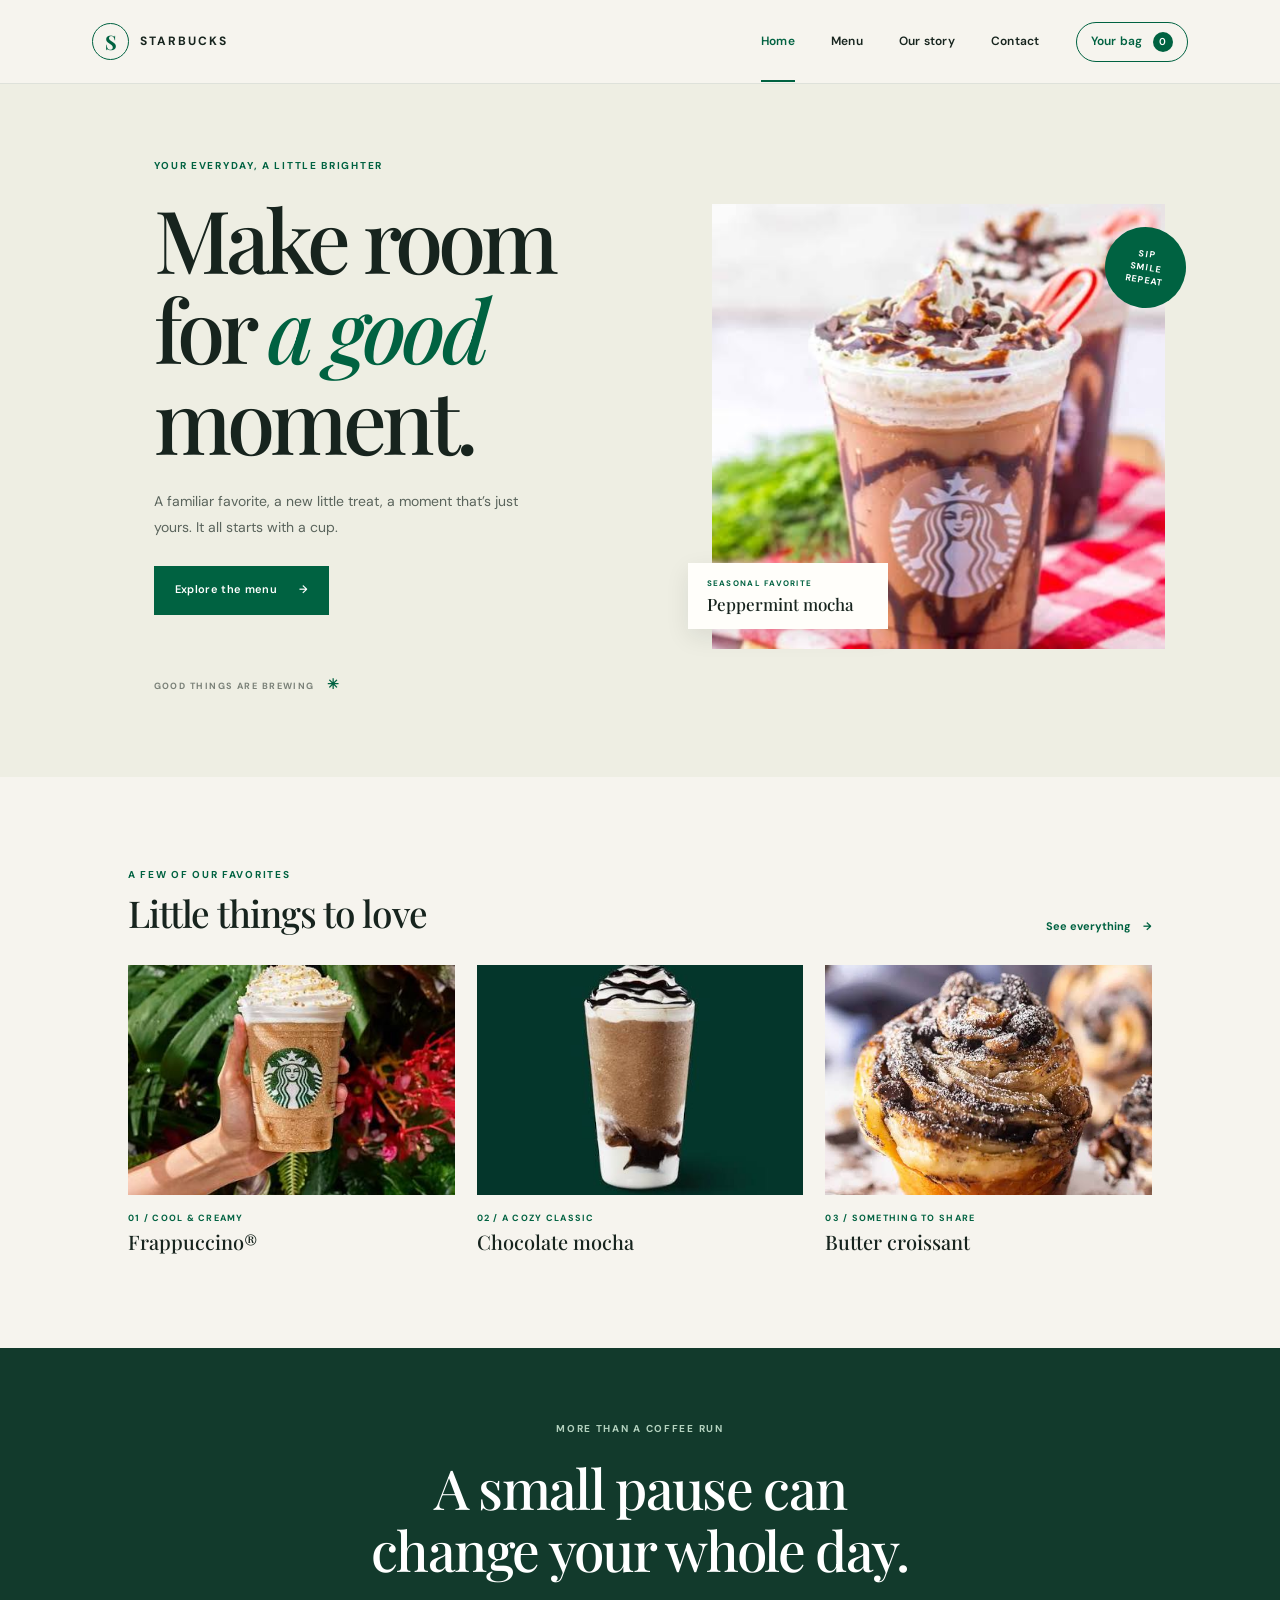
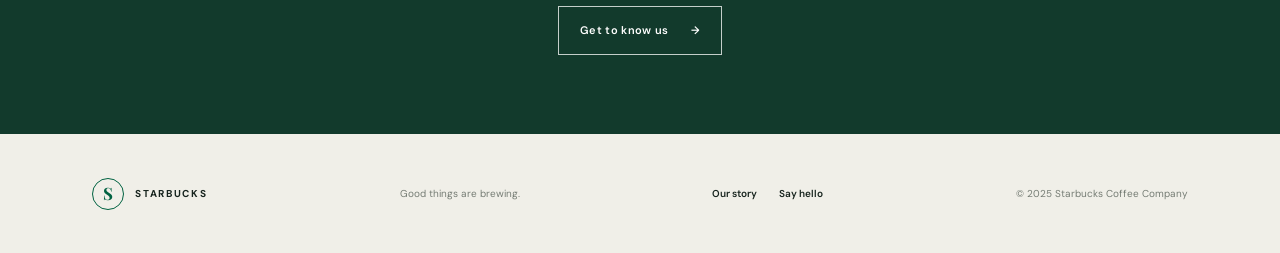
<file: index.html>
<!DOCTYPE html>
<html lang="en">
<head>
  <meta charset="UTF-8">
  <meta name="viewport" content="width=device-width, initial-scale=1.0">
  <meta name="theme-color" content="#f6f4ee">
  <title>Starbucks — A little moment, made yours</title>
  <link rel="stylesheet" href="styles.css">
  <script src="script.js" defer></script>
</head>
<body>
  <header class="site-header">
    <a class="brand" href="index.html" aria-label="Starbucks home"><span class="brand-mark">S</span><span>STARBUCKS</span></a>
    <button class="menu-toggle" type="button" aria-expanded="false" aria-controls="primary-nav" aria-label="Open navigation"><span></span><span></span></button>
    <nav class="primary-nav" id="primary-nav" aria-label="Main navigation">
      <a class="active" href="index.html">Home</a><a href="menu.html">Menu</a><a href="about.html">Our story</a><a href="contact.html">Contact</a>
      <a class="bag-link" href="menu.html">Your bag <span class="bag-count" aria-live="polite">0</span></a>
    </nav>
  </header>
  <main>
    <section class="hero">
      <div class="hero-copy">
        <p class="eyebrow">YOUR EVERYDAY, A LITTLE BRIGHTER</p>
        <h1>Make room<br>for <em>a good</em><br>moment.</h1>
        <p class="hero-description">A familiar favorite, a new little treat, a moment that’s just yours. It all starts with a cup.</p>
        <a class="button button-dark" href="menu.html">Explore the menu <span aria-hidden="true">→</span></a>
        <p class="hero-note">GOOD THINGS ARE BREWING <span>✳</span></p>
      </div>
      <div class="hero-image-wrap">
        <img class="hero-image" src="PeppermintMocha.jpg" alt="A festive peppermint mocha topped with whipped cream">
        <div class="image-caption"><span>SEASONAL FAVORITE</span><strong>Peppermint mocha</strong></div>
        <span class="hero-stamp" aria-hidden="true">SIP<br>SMILE<br>REPEAT</span>
      </div>
    </section>
    <section class="home-favorites section-wrap">
      <div class="section-heading"><div><p class="eyebrow">A FEW OF OUR FAVORITES</p><h2>Little things to love</h2></div><a class="text-link" href="menu.html">See everything <span aria-hidden="true">→</span></a></div>
      <div class="favorite-grid">
        <a class="favorite-card" href="menu.html"><img src="Frappuccino.jpg" alt="Iced blended Frappuccino"><span>01 / COOL & CREAMY</span><h3>Frappuccino®</h3></a>
        <a class="favorite-card" href="menu.html"><img src="ChocolateMocha.jpg" alt="Rich chocolate mocha"><span>02 / A COZY CLASSIC</span><h3>Chocolate mocha</h3></a>
        <a class="favorite-card" href="menu.html"><img src="CookieCroisant.jpg" alt="Freshly baked croissant"><span>03 / SOMETHING TO SHARE</span><h3>Butter croissant</h3></a>
      </div>
    </section>
    <section class="home-promise">
      <p class="eyebrow">MORE THAN A COFFEE RUN</p><h2>A small pause can<br>change your whole day.</h2><a class="button button-light" href="about.html">Get to know us <span aria-hidden="true">→</span></a>
    </section>
  </main>
  <footer class="site-footer"><a class="brand brand-footer" href="index.html"><span class="brand-mark">S</span><span>STARBUCKS</span></a><span>Good things are brewing.</span><div class="footer-links"><a href="about.html">Our story</a><a href="contact.html">Say hello</a></div><small>© 2025 Starbucks Coffee Company</small></footer>
</body>
</html>
</file>
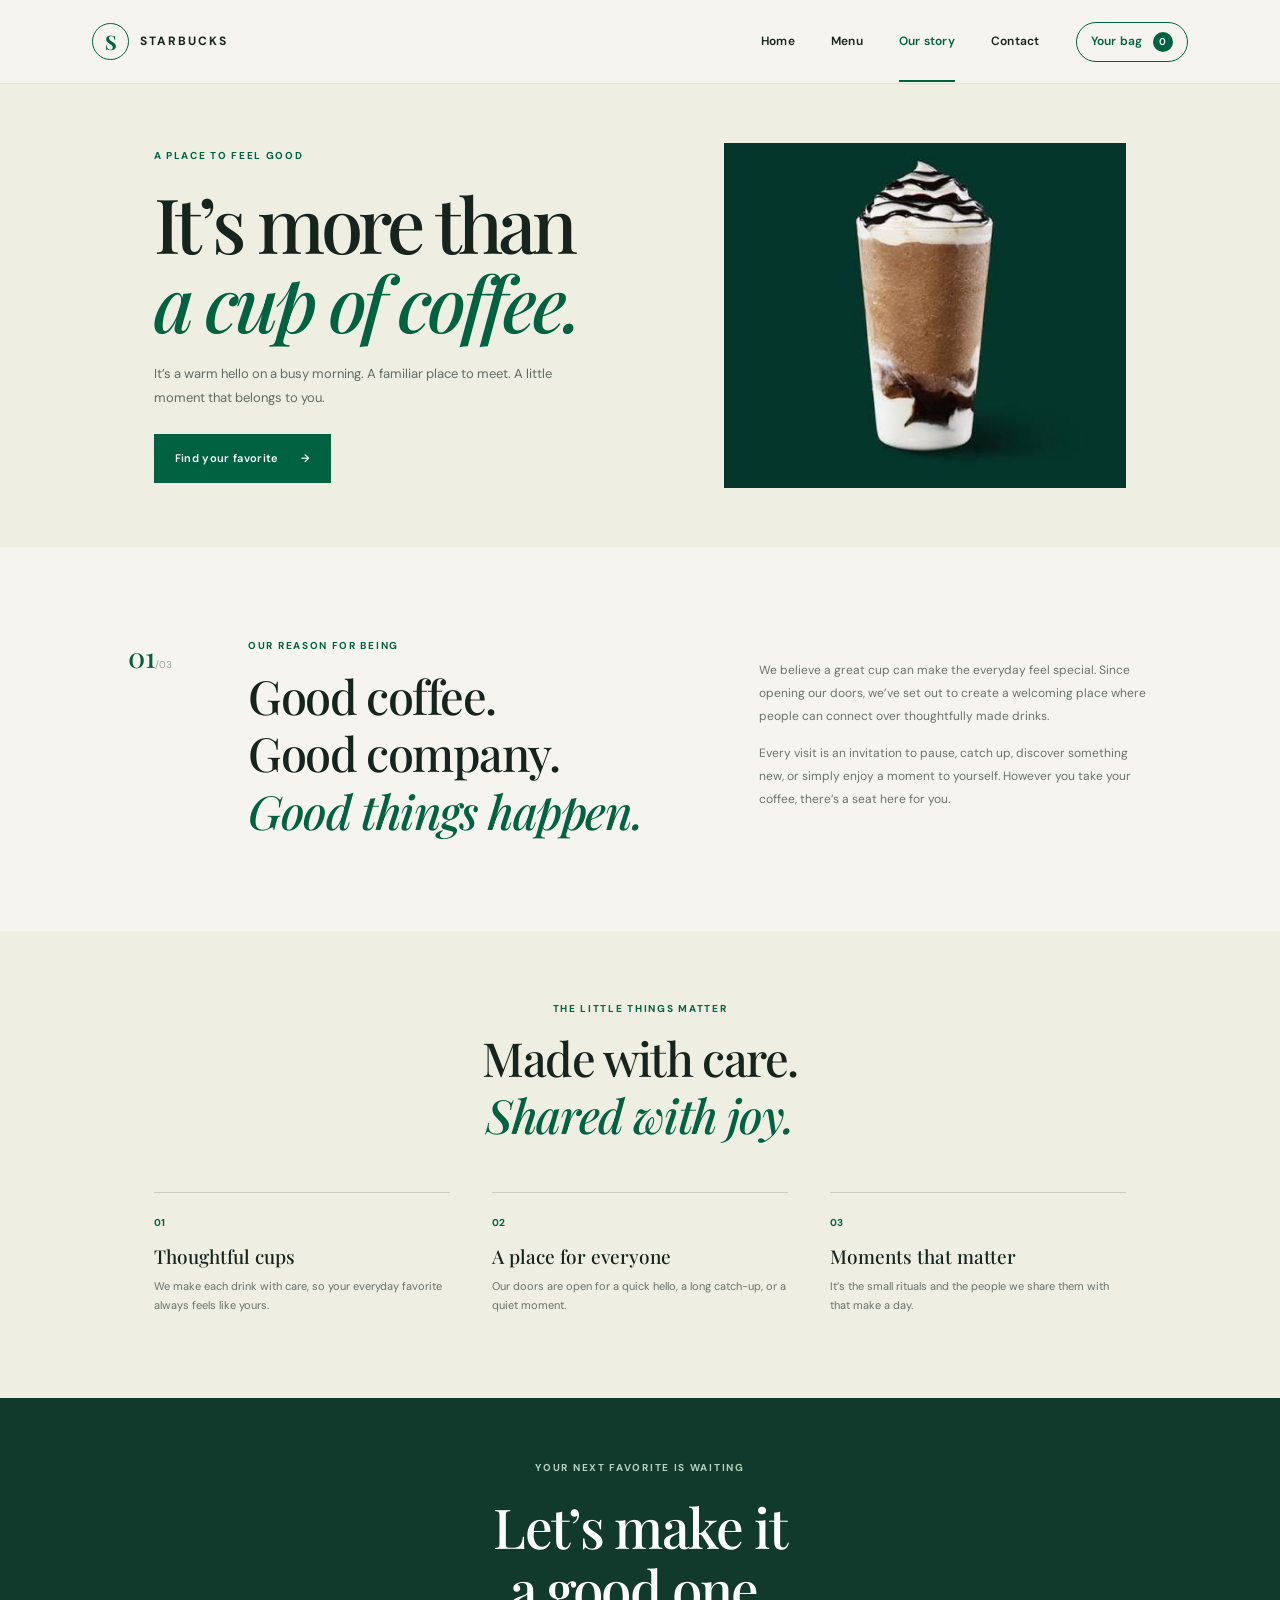
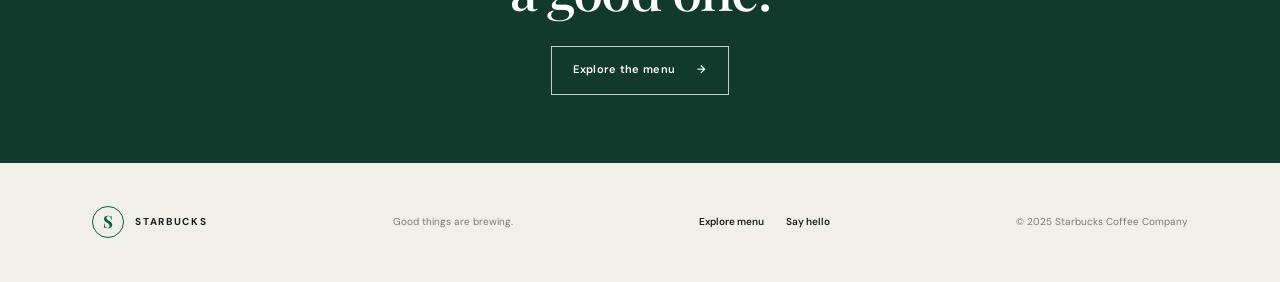
<file: about.html>
<!DOCTYPE html>
<html lang="en">
<head>
  <meta charset="UTF-8">
  <meta name="viewport" content="width=device-width, initial-scale=1.0">
  <meta name="theme-color" content="#f6f4ee">
  <title>Our story — Starbucks</title>
  <link rel="stylesheet" href="styles.css">
  <script src="script.js" defer></script>
</head>
<body>
  <header class="site-header">
    <a class="brand" href="index.html" aria-label="Starbucks home"><span class="brand-mark">S</span><span>STARBUCKS</span></a>
    <button class="menu-toggle" type="button" aria-expanded="false" aria-controls="primary-nav" aria-label="Open navigation"><span></span><span></span></button>
    <nav class="primary-nav" id="primary-nav" aria-label="Main navigation"><a href="index.html">Home</a><a href="menu.html">Menu</a><a class="active" href="about.html">Our story</a><a href="contact.html">Contact</a><a class="bag-link" href="menu.html">Your bag <span class="bag-count" aria-live="polite">0</span></a></nav>
  </header>
  <main>
    <section class="about-hero"><div class="about-copy"><p class="eyebrow">A PLACE TO FEEL GOOD</p><h1>It’s more than<br><em>a cup of coffee.</em></h1><p>It’s a warm hello on a busy morning. A familiar place to meet. A little moment that belongs to you.</p><a class="button button-dark" href="menu.html">Find your favorite <span aria-hidden="true">→</span></a></div><img src="ChocolateMocha.jpg" alt="A chocolate mocha ready to enjoy"></section>
    <section class="story-section section-wrap"><div class="story-number">01<span>/03</span></div><div><p class="eyebrow">OUR REASON FOR BEING</p><h2>Good coffee.<br>Good company.<br><em>Good things happen.</em></h2></div><div class="story-body"><p>We believe a great cup can make the everyday feel special. Since opening our doors, we’ve set out to create a welcoming place where people can connect over thoughtfully made drinks.</p><p>Every visit is an invitation to pause, catch up, discover something new, or simply enjoy a moment to yourself. However you take your coffee, there’s a seat here for you.</p></div></section>
    <section class="values-section"><p class="eyebrow">THE LITTLE THINGS MATTER</p><h2>Made with care.<br><em>Shared with joy.</em></h2><div class="values-grid"><article><span>01</span><h3>Thoughtful cups</h3><p>We make each drink with care, so your everyday favorite always feels like yours.</p></article><article><span>02</span><h3>A place for everyone</h3><p>Our doors are open for a quick hello, a long catch-up, or a quiet moment.</p></article><article><span>03</span><h3>Moments that matter</h3><p>It’s the small rituals and the people we share them with that make a day.</p></article></div></section>
    <section class="about-cta"><p class="eyebrow">YOUR NEXT FAVORITE IS WAITING</p><h2>Let’s make it<br>a good one.</h2><a class="button button-light" href="menu.html">Explore the menu <span aria-hidden="true">→</span></a></section>
  </main>
  <footer class="site-footer"><a class="brand brand-footer" href="index.html"><span class="brand-mark">S</span><span>STARBUCKS</span></a><span>Good things are brewing.</span><div class="footer-links"><a href="menu.html">Explore menu</a><a href="contact.html">Say hello</a></div><small>© 2025 Starbucks Coffee Company</small></footer>
</body>
</html>
</file>
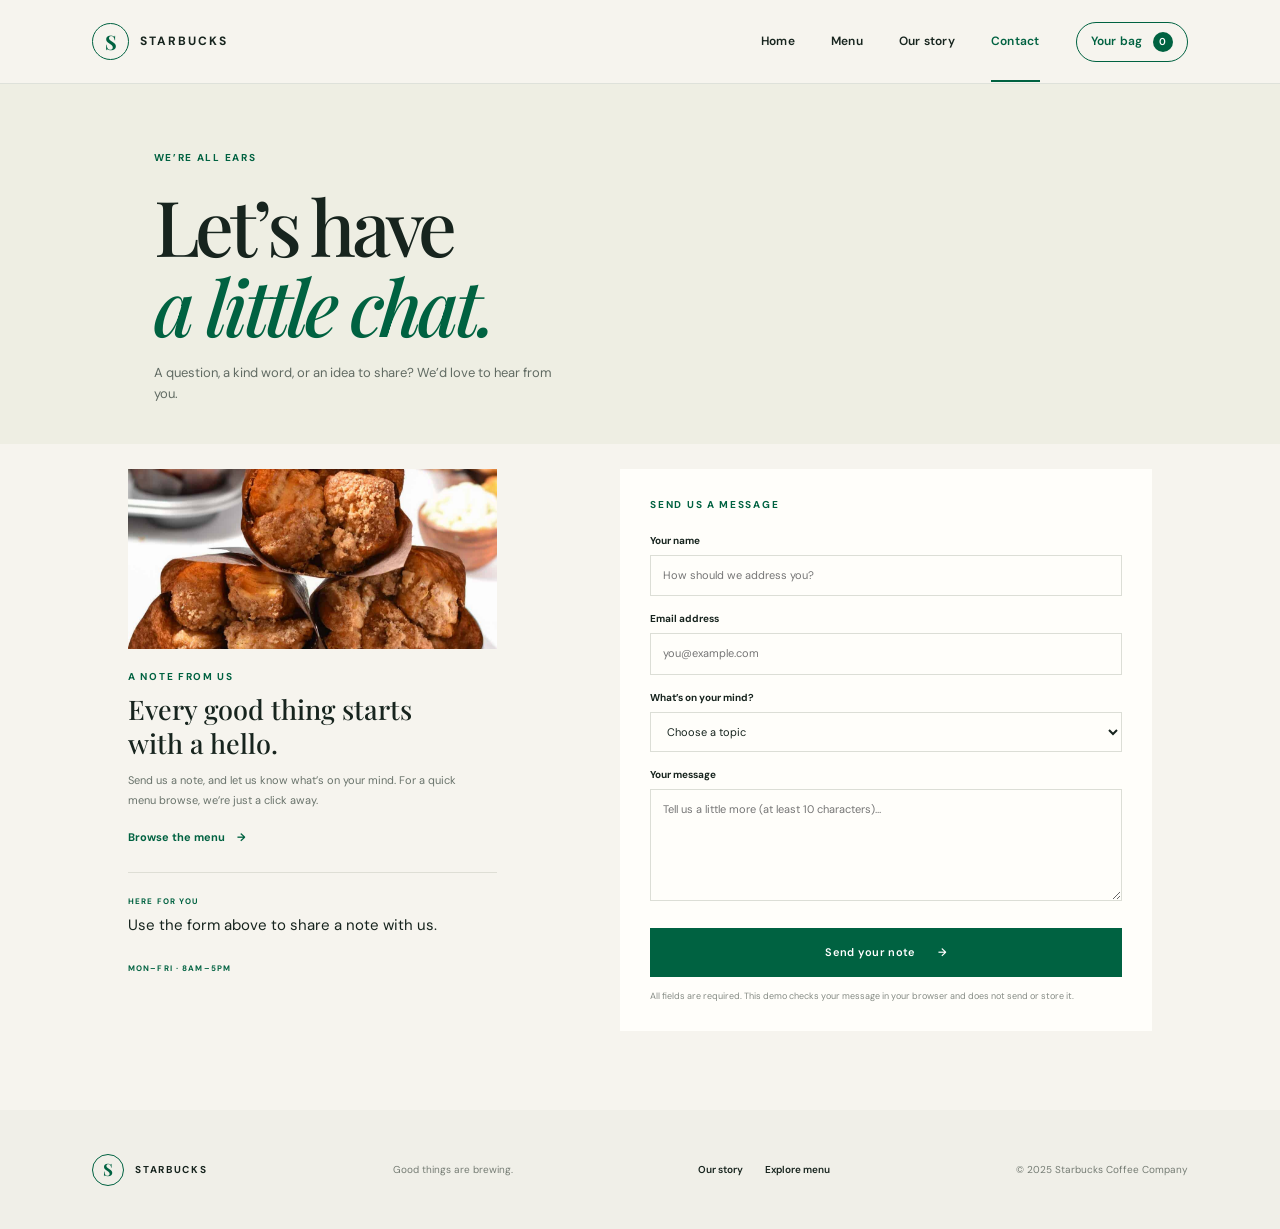
<file: contact.html>
<!DOCTYPE html>
<html lang="en">
<head>
  <meta charset="UTF-8">
  <meta name="viewport" content="width=device-width, initial-scale=1.0">
  <meta name="theme-color" content="#f6f4ee">
  <title>Contact — Starbucks</title>
  <link rel="stylesheet" href="styles.css">
  <script src="script.js" defer></script>
</head>
<body>
  <header class="site-header">
    <a class="brand" href="index.html" aria-label="Starbucks home"><span class="brand-mark">S</span><span>STARBUCKS</span></a>
    <button class="menu-toggle" type="button" aria-expanded="false" aria-controls="primary-nav" aria-label="Open navigation"><span></span><span></span></button>
    <nav class="primary-nav" id="primary-nav" aria-label="Main navigation"><a href="index.html">Home</a><a href="menu.html">Menu</a><a href="about.html">Our story</a><a class="active" href="contact.html">Contact</a><a class="bag-link" href="menu.html">Your bag <span class="bag-count" aria-live="polite">0</span></a></nav>
  </header>
  <main>
    <section class="contact-intro"><p class="eyebrow">WE’RE ALL EARS</p><h1>Let’s have<br><em>a little chat.</em></h1><p>A question, a kind word, or an idea to share? We’d love to hear from you.</p></section>
    <section class="contact-layout section-wrap">
      <div class="contact-aside"><div class="contact-aside-photo"><img src="Cookie.jpg" alt="A chocolate cookie to enjoy with your coffee"></div><p class="eyebrow">A NOTE FROM US</p><h2>Every good thing starts with a hello.</h2><p>Send us a note, and let us know what’s on your mind. For a quick menu browse, we’re just a click away.</p><a class="text-link" href="menu.html">Browse the menu <span aria-hidden="true">→</span></a><div class="contact-details"><span>HERE FOR YOU</span><p>Use the form above to share a note with us.</p><span>MON–FRI · 8AM–5PM</span></div></div>
      <form class="contact-form" id="contact-form" novalidate>
        <p class="eyebrow">SEND US A MESSAGE</p>
        <label for="name">Your name</label><input id="name" name="name" type="text" autocomplete="name" required minlength="2" placeholder="How should we address you?"><span class="field-error" id="name-error"></span>
        <label for="email">Email address</label><input id="email" name="email" type="email" autocomplete="email" required placeholder="you@example.com"><span class="field-error" id="email-error"></span>
        <label for="topic">What’s on your mind?</label><select id="topic" name="topic" required><option value="">Choose a topic</option><option>Menu question</option><option>Share feedback</option><option>Just saying hello</option><option>Something else</option></select><span class="field-error" id="topic-error"></span>
        <label for="message">Your message</label><textarea id="message" name="message" rows="5" required minlength="10" placeholder="Tell us a little more (at least 10 characters)…"></textarea><span class="field-error" id="message-error"></span>
        <button class="button button-dark submit-button" type="submit">Send your note <span aria-hidden="true">→</span></button>
        <p class="form-success" id="form-success" role="status" aria-live="polite" hidden>Thanks! Your message passed validation. This demo form doesn’t send messages yet.</p>
        <p class="form-disclaimer">All fields are required. This demo checks your message in your browser and does not send or store it.</p>
      </form>
    </section>
  </main>
  <footer class="site-footer"><a class="brand brand-footer" href="index.html"><span class="brand-mark">S</span><span>STARBUCKS</span></a><span>Good things are brewing.</span><div class="footer-links"><a href="about.html">Our story</a><a href="menu.html">Explore menu</a></div><small>© 2025 Starbucks Coffee Company</small></footer>
</body>
</html>
</file>
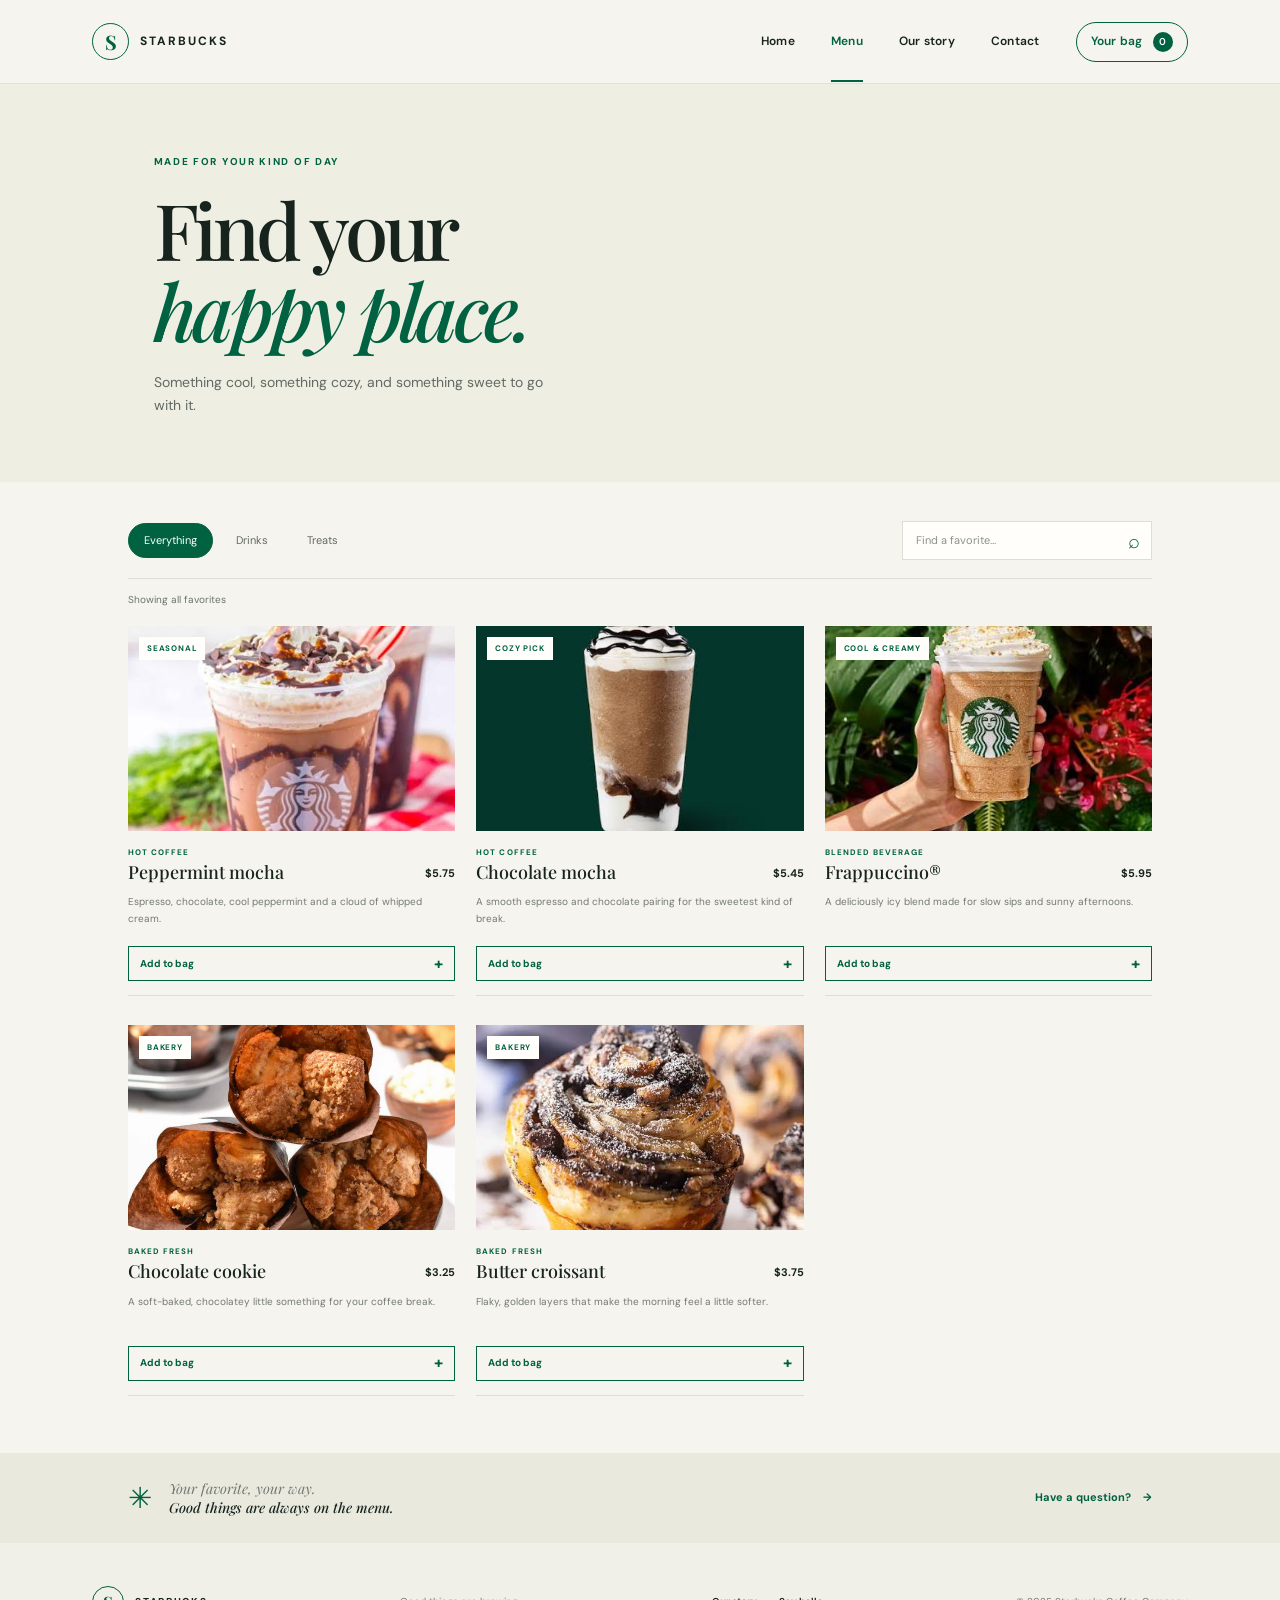
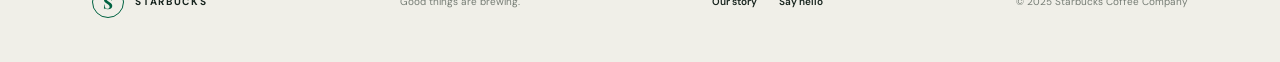
<file: menu.html>
<!DOCTYPE html>
<html lang="en">
<head>
  <meta charset="UTF-8">
  <meta name="viewport" content="width=device-width, initial-scale=1.0">
  <meta name="theme-color" content="#f6f4ee">
  <title>Menu — Starbucks</title>
  <link rel="stylesheet" href="styles.css">
  <script src="script.js" defer></script>
</head>
<body>
  <header class="site-header">
    <a class="brand" href="index.html" aria-label="Starbucks home"><span class="brand-mark">S</span><span>STARBUCKS</span></a>
    <button class="menu-toggle" type="button" aria-expanded="false" aria-controls="primary-nav" aria-label="Open navigation"><span></span><span></span></button>
    <nav class="primary-nav" id="primary-nav" aria-label="Main navigation"><a href="index.html">Home</a><a class="active" href="menu.html">Menu</a><a href="about.html">Our story</a><a href="contact.html">Contact</a><a class="bag-link" href="menu.html">Your bag <span class="bag-count" aria-live="polite">0</span></a></nav>
  </header>
  <main>
    <section class="page-intro menu-intro"><p class="eyebrow">MADE FOR YOUR KIND OF DAY</p><h1>Find your<br><em>happy place.</em></h1><p>Something cool, something cozy, and something sweet to go with it.</p></section>
    <section class="menu-section section-wrap">
      <div class="menu-toolbar">
        <div class="filter-group" role="group" aria-label="Filter menu"><button class="filter-button active" type="button" data-filter="all" aria-pressed="true">Everything</button><button class="filter-button" type="button" data-filter="drinks" aria-pressed="false">Drinks</button><button class="filter-button" type="button" data-filter="treats" aria-pressed="false">Treats</button></div>
        <label class="search-field"><span class="visually-hidden">Search the menu</span><input id="menu-search" type="search" placeholder="Find a favorite…" autocomplete="off"><span aria-hidden="true">⌕</span></label>
      </div>
      <p class="menu-result" id="menu-result" aria-live="polite">Showing all favorites</p>
      <div class="menu-grid">
        <article class="menu-card" data-category="drinks" data-name="peppermint mocha"><div class="menu-photo"><img src="PeppermintMocha.jpg" alt="Peppermint mocha with whipped cream"><span class="product-tag">SEASONAL</span></div><div class="menu-card-copy"><div><p class="product-type">HOT COFFEE</p><h2>Peppermint mocha</h2></div><span class="price">$5.75</span></div><p class="product-description">Espresso, chocolate, cool peppermint and a cloud of whipped cream.</p><button class="add-button" type="button" data-product="Peppermint mocha">Add to bag <span aria-hidden="true">+</span></button></article>
        <article class="menu-card" data-category="drinks" data-name="chocolate mocha"><div class="menu-photo"><img src="ChocolateMocha.jpg" alt="Chocolate mocha"><span class="product-tag">COZY PICK</span></div><div class="menu-card-copy"><div><p class="product-type">HOT COFFEE</p><h2>Chocolate mocha</h2></div><span class="price">$5.45</span></div><p class="product-description">A smooth espresso and chocolate pairing for the sweetest kind of break.</p><button class="add-button" type="button" data-product="Chocolate mocha">Add to bag <span aria-hidden="true">+</span></button></article>
        <article class="menu-card" data-category="drinks" data-name="frappuccino"><div class="menu-photo"><img src="Frappuccino.jpg" alt="Iced blended Frappuccino"><span class="product-tag">COOL & CREAMY</span></div><div class="menu-card-copy"><div><p class="product-type">BLENDED BEVERAGE</p><h2>Frappuccino®</h2></div><span class="price">$5.95</span></div><p class="product-description">A deliciously icy blend made for slow sips and sunny afternoons.</p><button class="add-button" type="button" data-product="Frappuccino">Add to bag <span aria-hidden="true">+</span></button></article>
        <article class="menu-card" data-category="treats" data-name="chocolate cookie"><div class="menu-photo"><img src="Cookie.jpg" alt="Fresh chocolate cookie"><span class="product-tag">BAKERY</span></div><div class="menu-card-copy"><div><p class="product-type">BAKED FRESH</p><h2>Chocolate cookie</h2></div><span class="price">$3.25</span></div><p class="product-description">A soft-baked, chocolatey little something for your coffee break.</p><button class="add-button" type="button" data-product="Chocolate cookie">Add to bag <span aria-hidden="true">+</span></button></article>
        <article class="menu-card" data-category="treats" data-name="butter croissant"><div class="menu-photo"><img src="CookieCroisant.jpg" alt="Golden flaky butter croissant"><span class="product-tag">BAKERY</span></div><div class="menu-card-copy"><div><p class="product-type">BAKED FRESH</p><h2>Butter croissant</h2></div><span class="price">$3.75</span></div><p class="product-description">Flaky, golden layers that make the morning feel a little softer.</p><button class="add-button" type="button" data-product="Butter croissant">Add to bag <span aria-hidden="true">+</span></button></article>
      </div>
      <p class="no-results" id="no-results" hidden>No favorites found. Try another search or category.</p>
      <p class="toast" id="cart-toast" role="status" aria-live="polite"></p>
    </section>
    <section class="menu-note"><span aria-hidden="true">✳</span><p>Your favorite, your way.<br><strong>Good things are always on the menu.</strong></p><a class="text-link" href="contact.html">Have a question? <span aria-hidden="true">→</span></a></section>
  </main>
  <footer class="site-footer"><a class="brand brand-footer" href="index.html"><span class="brand-mark">S</span><span>STARBUCKS</span></a><span>Good things are brewing.</span><div class="footer-links"><a href="about.html">Our story</a><a href="contact.html">Say hello</a></div><small>© 2025 Starbucks Coffee Company</small></footer>
</body>
</html>
</file>
<file: styles.css>
@import url('https://fonts.googleapis.com/css2?family=DM+Sans:wght@400;500;600;700&family=Playfair+Display:ital,wght@0,500;0,600;0,700;1,500;1,600&display=swap');

:root{--green:#006241;--deep:#123a2c;--ink:#17241e;--muted:#69736c;--cream:#f6f4ee;--paper:#fffefa;--line:#deded5;--serif:'Playfair Display',Georgia,serif;--sans:'DM Sans',Arial,sans-serif}
*{box-sizing:border-box}
html{scroll-behavior:smooth}
body{margin:0;background:var(--cream);color:var(--ink);font-family:var(--sans);font-size:15px;line-height:1.6}
a{color:inherit;text-decoration:none}
button,input,textarea,select{font:inherit}
img{display:block;max-width:100%}
.site-header{height:84px;padding:0 7.2%;display:flex;align-items:center;justify-content:space-between;border-bottom:1px solid rgba(18,58,44,.1);background:var(--cream);position:relative;z-index:5}
.brand{display:inline-flex;align-items:center;gap:11px;font-size:12px;font-weight:700;letter-spacing:.17em}
.brand-mark{width:37px;height:37px;border:1.5px solid var(--green);border-radius:50%;display:grid;place-items:center;color:var(--green);font-family:var(--serif);font-size:20px;letter-spacing:0}
.primary-nav{display:flex;align-items:center;gap:36px;font-size:12px;font-weight:600;letter-spacing:.02em}
.primary-nav>a:not(.bag-link){padding:31px 0 28px;border-bottom:2px solid transparent}
.primary-nav>a.active,.primary-nav>a:not(.bag-link):hover{color:var(--green);border-color:var(--green)}
.bag-link{padding:9px 14px;border:1px solid var(--green);border-radius:30px;color:var(--green)}
.bag-count{margin-left:7px;display:inline-grid;place-items:center;min-width:20px;height:20px;padding:0 4px;border-radius:20px;background:var(--green);color:white;font-size:10px}
.menu-toggle{display:none}
.hero{min-height:570px;padding:50px 9% 58px 12%;display:grid;grid-template-columns:1fr .95fr;gap:8%;align-items:center;background:#eeeee3}
.hero-copy{padding:24px 0}
.eyebrow{margin:0 0 19px;color:var(--green);font-size:10px;font-weight:700;letter-spacing:.17em}
h1,h2,h3,p{margin-top:0}
.hero h1,.page-intro h1,.about-copy h1,.contact-intro h1{margin:0;font:500 clamp(54px,7vw,87px)/1.04 var(--serif);letter-spacing:-.055em}
.hero h1 em,.page-intro h1 em,.about-copy h1 em,.contact-intro h1 em,.story-section h2 em,.values-section h2 em{color:var(--green);font-weight:500}
.hero-description{max-width:370px;margin:25px 0 26px;color:#5a645c;font-size:14px;line-height:1.8}
.button{display:inline-flex;align-items:center;justify-content:center;gap:22px;min-height:49px;padding:0 21px;font-size:11px;font-weight:600;letter-spacing:.03em;transition:transform .2s,background .2s}
.button:hover{transform:translateY(-2px)}
.button-dark{background:var(--green);color:white}
.button-dark:hover{background:#004b32}
.button-light{border:1px solid rgba(255,255,255,.75);color:white}
.hero-note{margin:58px 0 0;color:#7a8178;font-size:9px;font-weight:700;letter-spacing:.16em}
.hero-note span{padding-left:9px;color:var(--green);font-size:14px}
.hero-image-wrap{height:445px;position:relative}
.hero-image{width:100%;height:100%;object-fit:cover;object-position:center}
.image-caption{position:absolute;bottom:20px;left:-24px;min-width:200px;padding:14px 19px;background:var(--paper);box-shadow:0 8px 25px #16251c17}
.image-caption span,.image-caption strong{display:block}
.image-caption span{color:var(--green);font-size:8px;font-weight:700;letter-spacing:.16em}
.image-caption strong{margin-top:3px;font:500 17px var(--serif)}
.hero-stamp{position:absolute;top:23px;right:-21px;display:grid;place-content:center;width:81px;height:81px;border-radius:50%;background:var(--green);color:white;text-align:center;font-size:9px;font-weight:700;line-height:1.45;letter-spacing:.1em;transform:rotate(9deg)}
.section-wrap{padding-right:10%;padding-left:10%}
.home-favorites{padding-top:90px;padding-bottom:93px}
.section-heading{display:flex;justify-content:space-between;align-items:end;margin-bottom:29px}
.section-heading .eyebrow{margin-bottom:8px}
.section-heading h2{margin-bottom:0;font:500 37px/1.2 var(--serif);letter-spacing:-.03em}
.text-link{display:inline-flex;align-items:center;gap:12px;color:var(--green);font-size:11px;font-weight:700}
.favorite-grid{display:grid;grid-template-columns:repeat(3,1fr);gap:22px}
.favorite-card{display:block}
.favorite-card img{width:100%;height:230px;object-fit:cover;transition:transform .35s}
.favorite-card:hover img{transform:scale(1.02)}
.favorite-card span{display:block;margin-top:16px;color:var(--green);font-size:9px;font-weight:700;letter-spacing:.14em}
.favorite-card h3{margin:3px 0 0;font:500 20px var(--serif)}
.home-promise,.about-cta{padding:73px 20px 79px;background:var(--deep);color:white;text-align:center}
.home-promise .eyebrow,.about-cta .eyebrow{color:#b4d2bf}
.home-promise h2,.about-cta h2{margin:0 0 26px;font:500 clamp(36px,5vw,55px)/1.13 var(--serif);letter-spacing:-.03em}
.site-footer{min-height:119px;padding:27px 7.2%;display:flex;align-items:center;justify-content:space-between;gap:18px;background:#f0efe8}
.brand-footer{font-size:10px}
.brand-footer .brand-mark{width:32px;height:32px;font-size:17px}
.site-footer>span,.site-footer small{color:#757c74;font-size:10px}
.footer-links{display:flex;gap:22px;font-size:10px;font-weight:600}
.page-intro{padding:70px 12% 66px;background:#eeeee3}
.page-intro h1{font-size:clamp(52px,7vw,78px)}
.page-intro>p:last-child{max-width:390px;margin:20px 0 0;color:#616b63;font-size:14px}
.menu-section{padding-top:39px;padding-bottom:57px}
.menu-toolbar{display:flex;justify-content:space-between;align-items:center;gap:18px;border-bottom:1px solid var(--line);padding-bottom:18px}
.filter-group{display:flex;gap:7px}
.filter-button{padding:8px 15px;border:1px solid transparent;border-radius:30px;background:transparent;color:#626a63;font-size:11px;cursor:pointer}
.filter-button.active{border-color:var(--green);background:var(--green);color:#fff}
.search-field{width:min(250px,40%);height:39px;padding:0 11px;display:flex;align-items:center;gap:10px;border:1px solid var(--line);background:var(--paper);color:var(--green)}
.search-field input{width:100%;border:0;outline:0;background:transparent;color:var(--ink);font-size:11px}
.search-field input::placeholder{color:#8b918a}
.search-field span{font-size:20px}
.menu-result{margin:13px 0 18px;color:var(--muted);font-size:10px}
.menu-grid{display:grid;grid-template-columns:repeat(3,minmax(0,1fr));gap:29px 21px}
.menu-card{min-width:0;padding-bottom:14px;border-bottom:1px solid var(--line)}
.menu-photo{height:205px;position:relative;overflow:hidden;background:#e8e5db}
.menu-photo img{width:100%;height:100%;object-fit:cover;transition:transform .35s}
.menu-card:hover .menu-photo img{transform:scale(1.04)}
.product-tag{position:absolute;left:11px;top:11px;padding:5px 8px;background:var(--paper);color:var(--green);font-size:8px;font-weight:700;letter-spacing:.1em}
.menu-card-copy{display:flex;justify-content:space-between;align-items:end;gap:8px;margin-top:15px}
.product-type{margin:0 0 2px;color:var(--green);font-size:8px;font-weight:700;letter-spacing:.13em}
.menu-card h2{margin:0;font:500 18px/1.25 var(--serif)}
.price{padding-bottom:1px;font-size:11px;font-weight:700;white-space:nowrap}
.product-description{min-height:41px;margin:10px 0 12px;color:#737b73;font-size:10px;line-height:1.7}
.add-button{width:100%;height:35px;padding:0 11px;display:flex;align-items:center;justify-content:space-between;border:1px solid var(--green);background:transparent;color:var(--green);font-size:10px;font-weight:700;cursor:pointer;transition:background .2s,color .2s}
.add-button:hover{background:var(--green);color:white}
.add-button span{font-size:16px}
.no-results{padding:36px 0;color:var(--muted);text-align:center}
.toast{position:fixed;right:22px;bottom:22px;z-index:8;margin:0;padding:13px 19px;background:var(--deep);color:white;font-size:12px;box-shadow:0 8px 25px #17241e2b;opacity:0;transform:translateY(12px);transition:opacity .2s,transform .2s;pointer-events:none}
.toast.show{opacity:1;transform:translateY(0)}
.menu-note{padding:22px 10%;display:flex;align-items:center;gap:17px;background:#e9e9de}
.menu-note>span{color:var(--green);font-size:29px}
.menu-note p{flex:1;margin:0;color:#717970;font:italic 14px var(--serif)}
.menu-note strong{color:var(--ink);font-weight:500}
.about-hero{min-height:463px;padding:56px 12%;display:grid;grid-template-columns:1.1fr .9fr;gap:8%;align-items:center;background:#eeeee3}
.about-copy h1{font-size:clamp(49px,6.5vw,76px)}
.about-copy>p:not(.eyebrow){max-width:400px;margin:21px 0 25px;color:#616b63;font-size:13px;line-height:1.8}
.about-hero>img{width:100%;height:345px;object-fit:cover}
.story-section{padding-top:91px;padding-bottom:92px;display:grid;grid-template-columns:90px 1.1fr .9fr;gap:30px;align-items:start}
.story-number{color:var(--green);font:500 28px var(--serif)}
.story-number span{color:#98a198;font:10px var(--sans)}
.story-section .eyebrow{margin-bottom:13px}
.story-section h2,.values-section h2{margin:0;font:500 clamp(32px,4vw,47px)/1.22 var(--serif);letter-spacing:-.03em}
.story-body{padding-top:21px;color:#69736b;font-size:12px;line-height:1.9}
.story-body p{margin-bottom:15px}
.values-section{padding:70px 12% 82px;background:#eeeee3}
.values-section>.eyebrow{text-align:center;margin-bottom:12px}
.values-section>h2{text-align:center}
.values-grid{display:grid;grid-template-columns:repeat(3,1fr);gap:42px;margin-top:48px}
.values-grid article{border-top:1px solid #c9cfc5;padding-top:16px}
.values-grid article>span{color:var(--green);font-size:10px;font-weight:700}
.values-grid h3{margin:10px 0 8px;font:500 19px var(--serif)}
.values-grid p{margin:0;color:#687169;font-size:11px;line-height:1.8}
.about-cta{padding-top:62px;padding-bottom:68px}
.contact-intro{padding:66px 12% 39px;background:#eeeee3}
.contact-intro h1{font-size:clamp(53px,6.7vw,77px)}
.contact-intro>p:last-child{max-width:400px;margin:18px 0 0;color:#616b63;font-size:13px}
.contact-layout{padding-top:25px;padding-bottom:79px;display:grid;grid-template-columns:.82fr 1.18fr;gap:12%}
.contact-aside-photo{height:180px;margin-bottom:20px;overflow:hidden}
.contact-aside-photo img{width:100%;height:100%;object-fit:cover}
.contact-aside .eyebrow{margin-bottom:8px}
.contact-aside h2{max-width:310px;margin:0 0 11px;font:500 27px/1.25 var(--serif)}
.contact-aside>p:not(.eyebrow){max-width:340px;margin:0 0 13px;color:#69736b;font-size:11px;line-height:1.8}
.contact-details{display:grid;gap:5px;margin-top:24px;padding-top:17px;border-top:1px solid var(--line)}
.contact-details span{margin-top:5px;color:var(--green);font-size:8px;font-weight:700;letter-spacing:.14em}
.contact-details a{font-size:11px}
.contact-form{padding:28px 30px;background:var(--paper)}
.contact-form .eyebrow{margin-bottom:20px}
.contact-form label{display:block;margin:15px 0 6px;font-size:10px;font-weight:700}
.contact-form input,.contact-form textarea,.contact-form select{width:100%;padding:11px 12px;border:1px solid #dcded6;border-radius:0;outline:0;background:#fffefa;color:var(--ink);font-size:11px}
.contact-form input:focus,.contact-form textarea:focus,.contact-form select:focus{border-color:var(--green);box-shadow:0 0 0 2px #00624118}
.contact-form input[aria-invalid="true"],.contact-form textarea[aria-invalid="true"],.contact-form select[aria-invalid="true"]{border-color:#b44035}
.contact-form textarea{resize:vertical;min-height:110px}
.field-error{display:block;min-height:0;margin-top:3px;color:#a52c22;font-size:10px}
.field-error:not(:empty){min-height:15px}
.submit-button{width:100%;margin-top:17px;border:0;cursor:pointer}
.form-success{margin:14px 0 0;padding:11px 13px;border-left:3px solid var(--green);background:#edf4ee;color:var(--green);font-size:11px}
.form-disclaimer{margin:12px 0 0;color:#858b84;font-size:9px}
.visually-hidden{position:absolute;width:1px;height:1px;padding:0;margin:-1px;overflow:hidden;clip:rect(0,0,0,0);white-space:nowrap;border:0}
[hidden]{display:none!important}
@media(max-width:850px){.site-header{padding:0 5%}.primary-nav{gap:20px}.hero{padding-left:8%;padding-right:8%;gap:6%}.section-wrap{padding-right:7%;padding-left:7%}.menu-grid{grid-template-columns:repeat(2,minmax(0,1fr))}.about-hero{padding-left:8%;padding-right:8%}.story-section{grid-template-columns:55px 1fr 1fr;gap:20px}.contact-layout{gap:6%}.site-footer{padding-left:5%;padding-right:5%}}
@media(max-width:620px){.site-header{height:69px;padding:0 6%}.brand{font-size:10px}.brand-mark{width:33px;height:33px}.menu-toggle{width:38px;height:38px;padding:9px;display:grid;align-content:center;gap:6px;border:1px solid var(--line);background:transparent}.menu-toggle span{height:1px;background:var(--green)}.primary-nav{position:absolute;top:68px;left:0;right:0;padding:8px 6% 20px;display:none;align-items:stretch;gap:0;background:var(--cream);border-bottom:1px solid var(--line)}.primary-nav.open{display:flex;flex-direction:column}.primary-nav>a:not(.bag-link){padding:12px 0;border-bottom:1px solid var(--line)}.primary-nav>a.active{border-color:var(--line);color:var(--green)}.bag-link{align-self:flex-start;margin-top:13px}.hero{padding:44px 7% 54px;grid-template-columns:1fr;gap:34px}.hero h1{font-size:65px}.hero-description{margin-top:17px}.hero-note{margin-top:29px}.hero-image-wrap{height:min(95vw,390px);margin:0 9px 0 0}.hero-stamp{right:-19px}.image-caption{left:-9px;bottom:14px}.home-favorites{padding-top:62px;padding-bottom:63px}.section-heading{align-items:start;gap:14px}.section-heading h2{font-size:29px}.section-heading>.text-link{margin-top:27px;white-space:nowrap;font-size:10px}.favorite-grid{grid-template-columns:1fr;gap:25px}.favorite-card img{height:255px}.favorite-card span{margin-top:10px}.favorite-card h3{font-size:19px}.home-promise,.about-cta{padding-top:57px;padding-bottom:62px}.site-footer{padding:24px 6%;display:grid;grid-template-columns:1fr 1fr;gap:17px}.site-footer>span{text-align:right}.footer-links{justify-content:flex-end;gap:13px}.site-footer small{text-align:right;font-size:9px}.page-intro{padding:54px 7% 43px}.page-intro h1{font-size:60px}.page-intro>p:last-child{font-size:12px}.menu-section{padding-top:25px;padding-bottom:40px}.menu-toolbar{align-items:stretch;flex-direction:column}.filter-group{overflow-x:auto}.filter-button{padding:8px 12px;white-space:nowrap}.search-field{width:100%}.menu-grid{grid-template-columns:1fr;gap:24px}.menu-photo{height:min(74vw,310px)}.menu-card h2{font-size:19px}.product-description{min-height:0}.menu-note{padding:19px 7%;gap:10px;flex-wrap:wrap}.menu-note p{font-size:12px}.menu-note .text-link{width:100%;padding-left:40px}.about-hero{padding:48px 7% 43px;grid-template-columns:1fr;gap:27px}.about-copy h1{font-size:57px}.about-copy>p:not(.eyebrow){font-size:12px}.about-hero>img{height:min(74vw,320px)}.story-section{padding-top:57px;padding-bottom:60px;grid-template-columns:40px 1fr;gap:14px}.story-number{font-size:23px}.story-section>div:nth-child(2){grid-column:2}.story-section .story-body{grid-column:2;padding-top:0;font-size:11px}.story-section h2,.values-section h2{font-size:37px}.values-section{padding:55px 7% 59px}.values-grid{grid-template-columns:1fr;gap:22px;margin-top:29px}.values-grid article{padding-top:11px}.values-grid h3{margin:5px 0}.contact-intro{padding:51px 7% 25px}.contact-intro h1{font-size:59px}.contact-layout{padding-top:20px;padding-bottom:52px;grid-template-columns:1fr;gap:37px}.contact-aside-photo{height:210px}.contact-form{padding:23px 19px}.contact-form .eyebrow{margin-bottom:12px}.toast{left:15px;right:15px;bottom:15px;text-align:center}}
@media(prefers-reduced-motion:reduce){html{scroll-behavior:auto}*,*::before,*::after{transition:none!important}}
</file>
